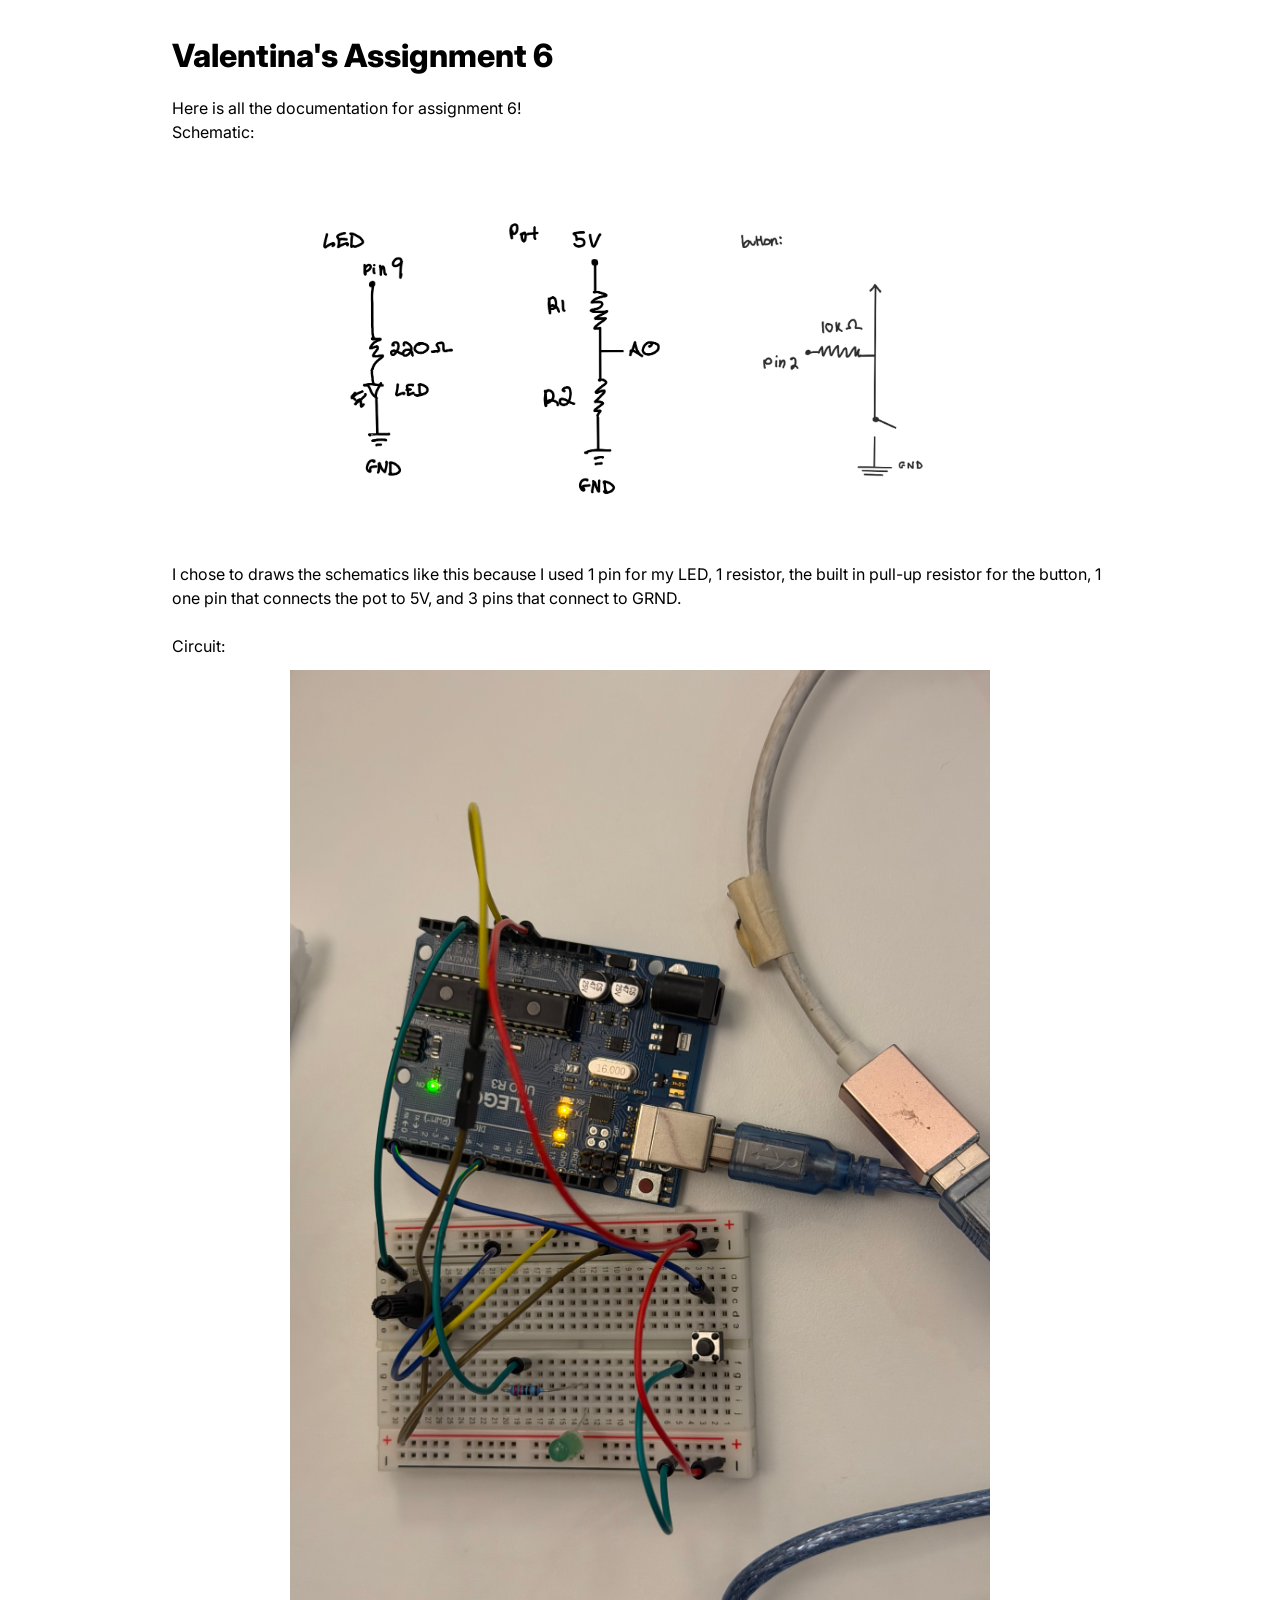
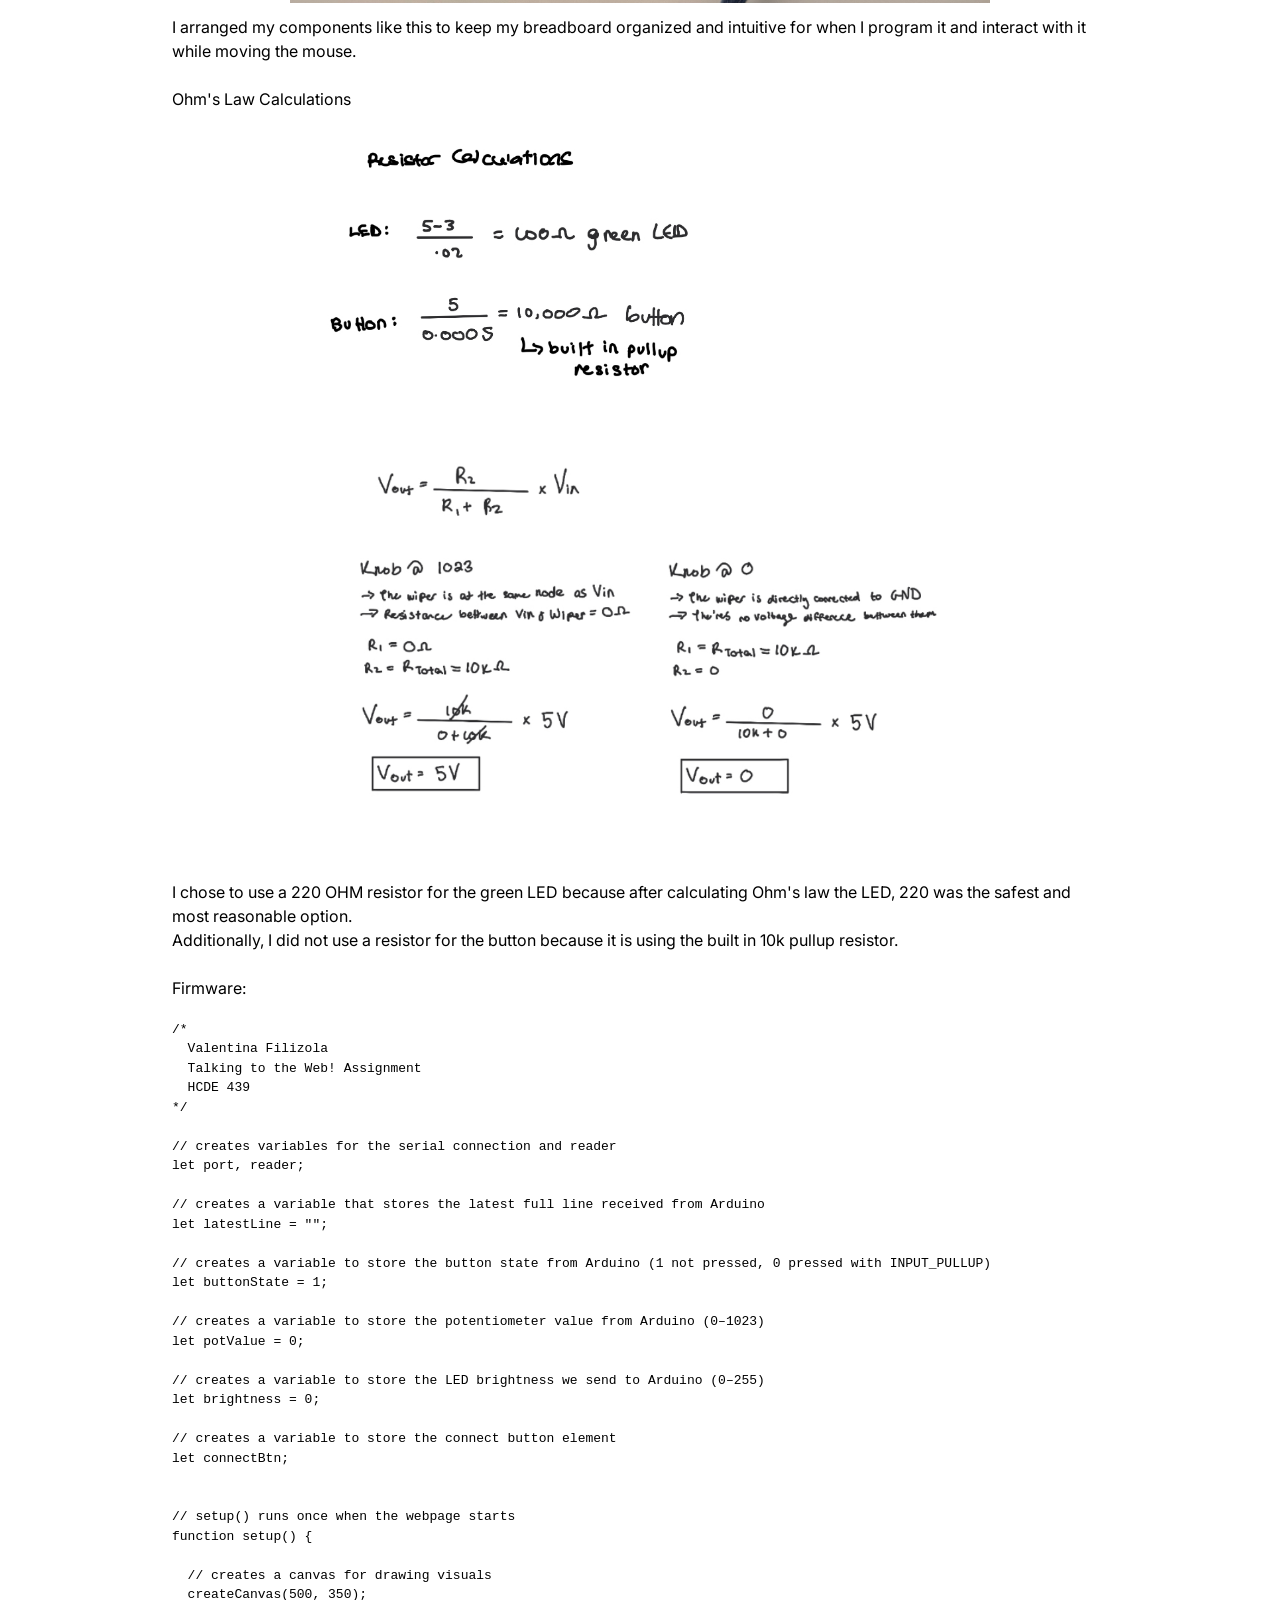
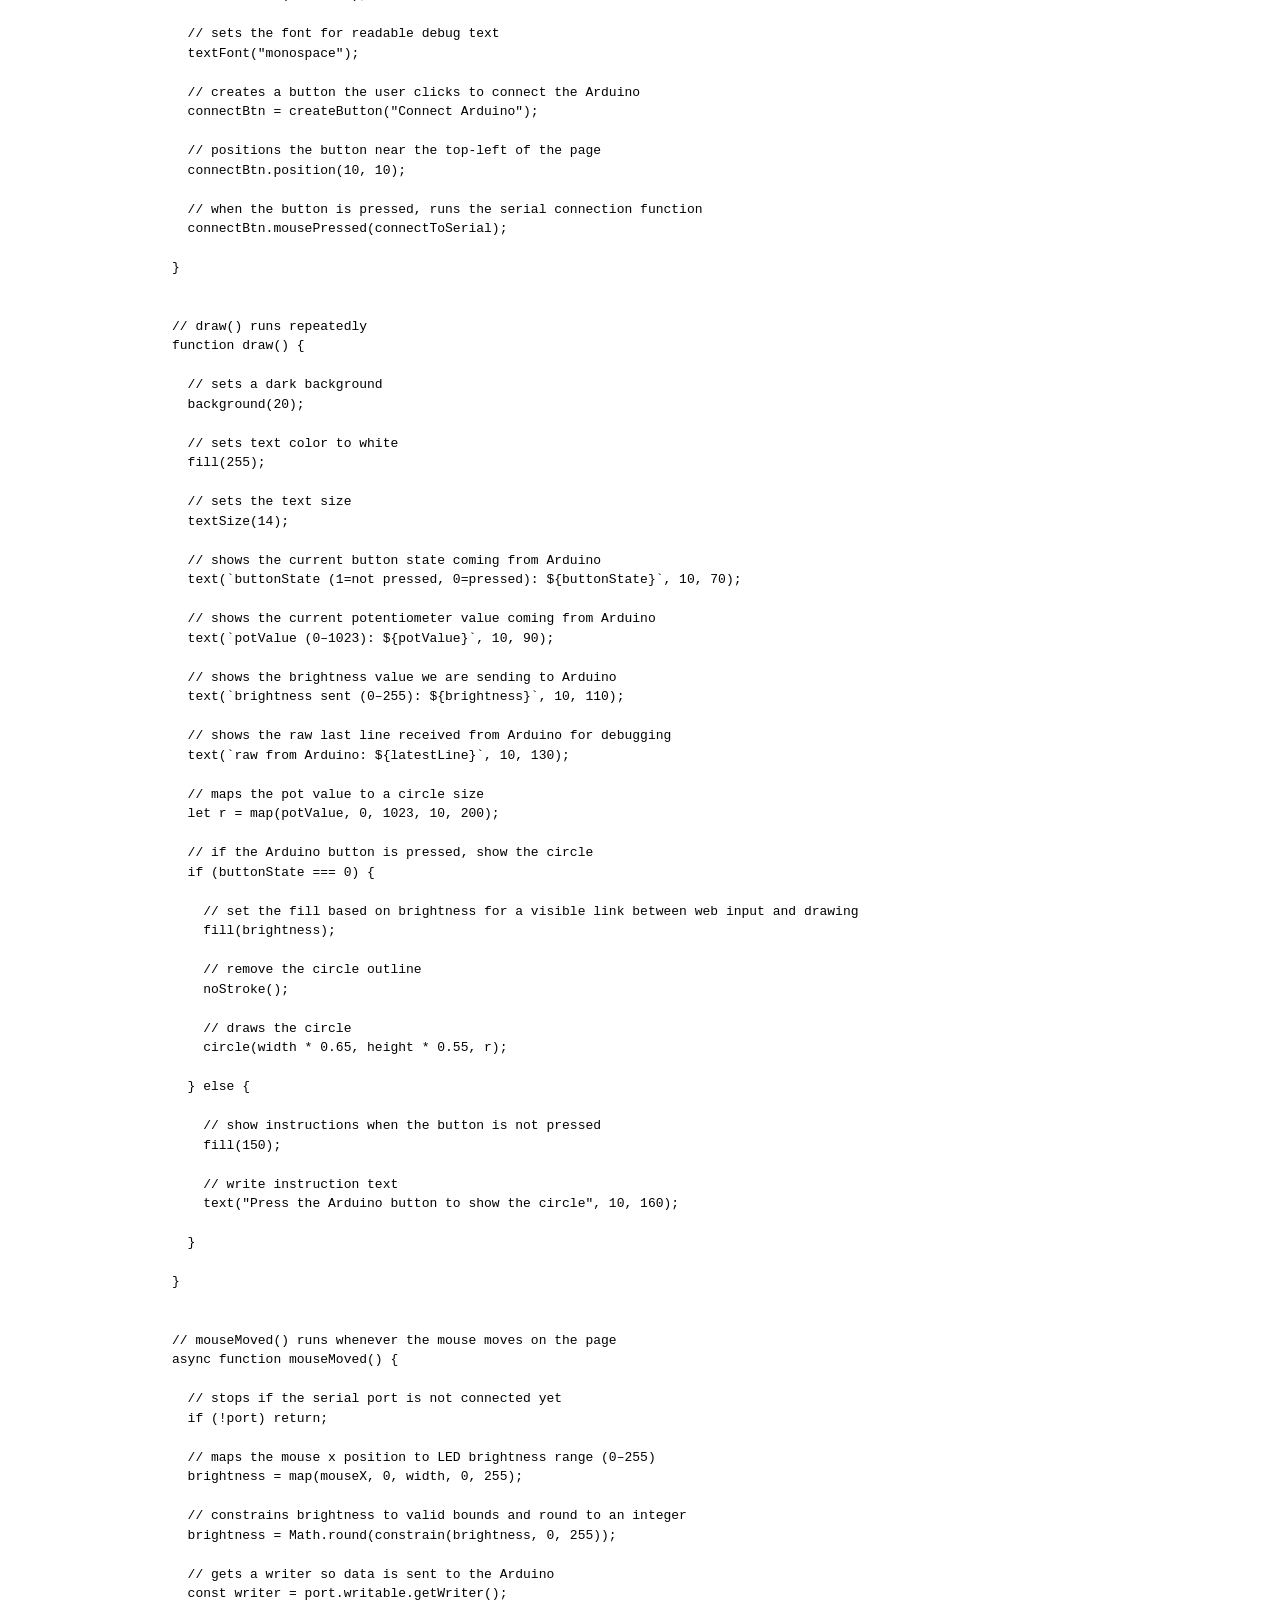
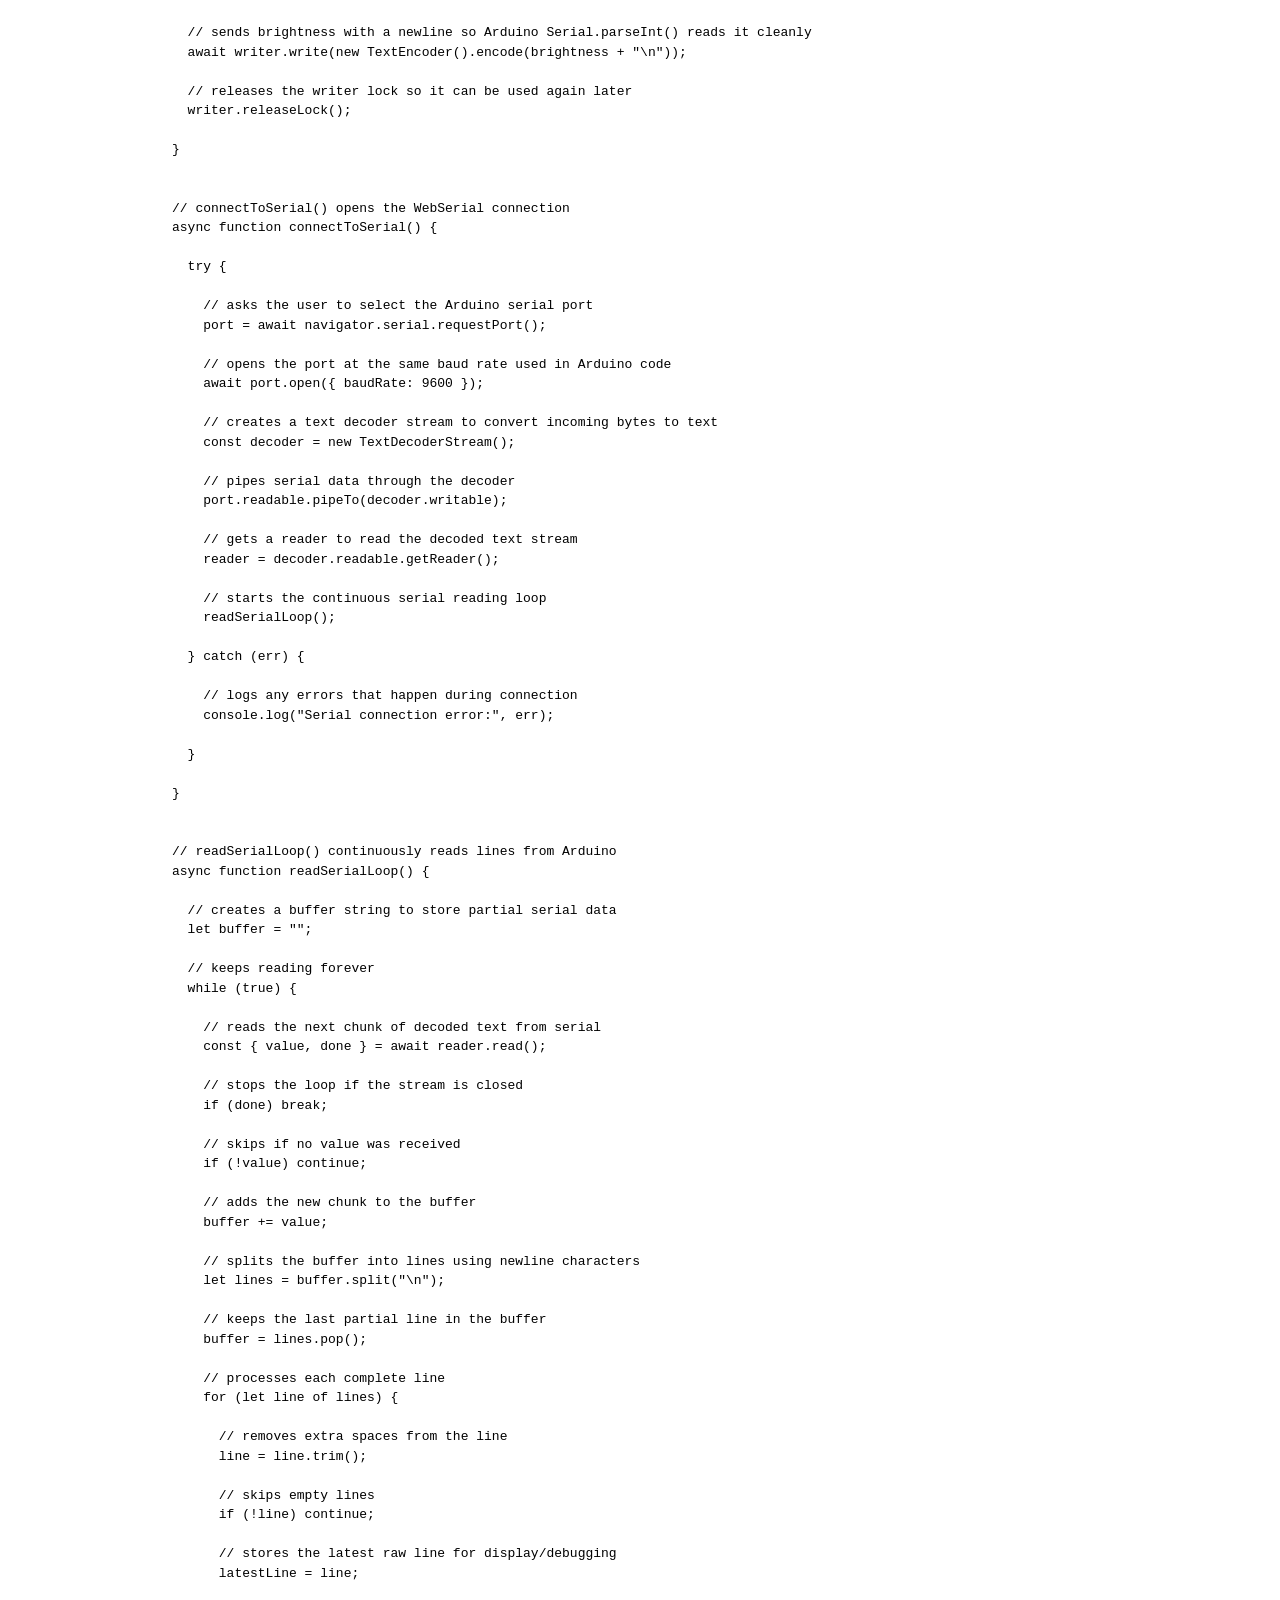
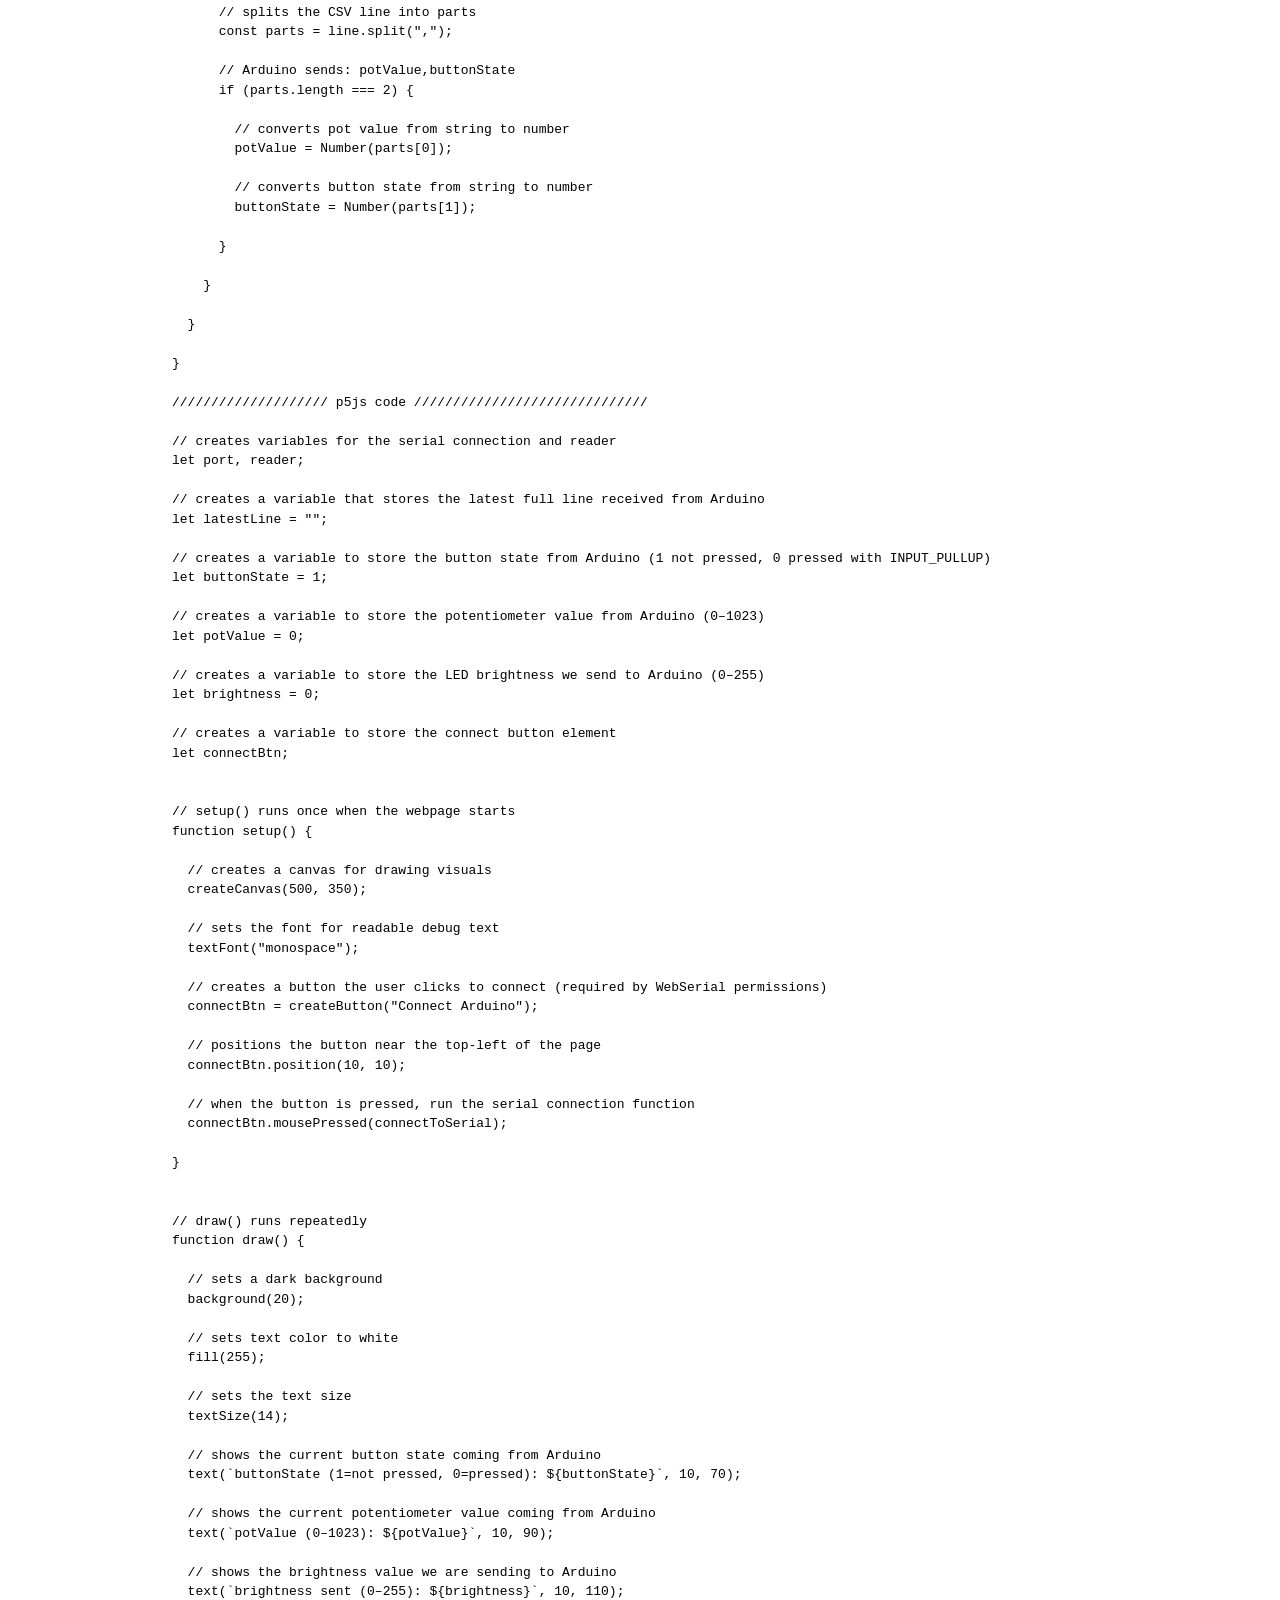
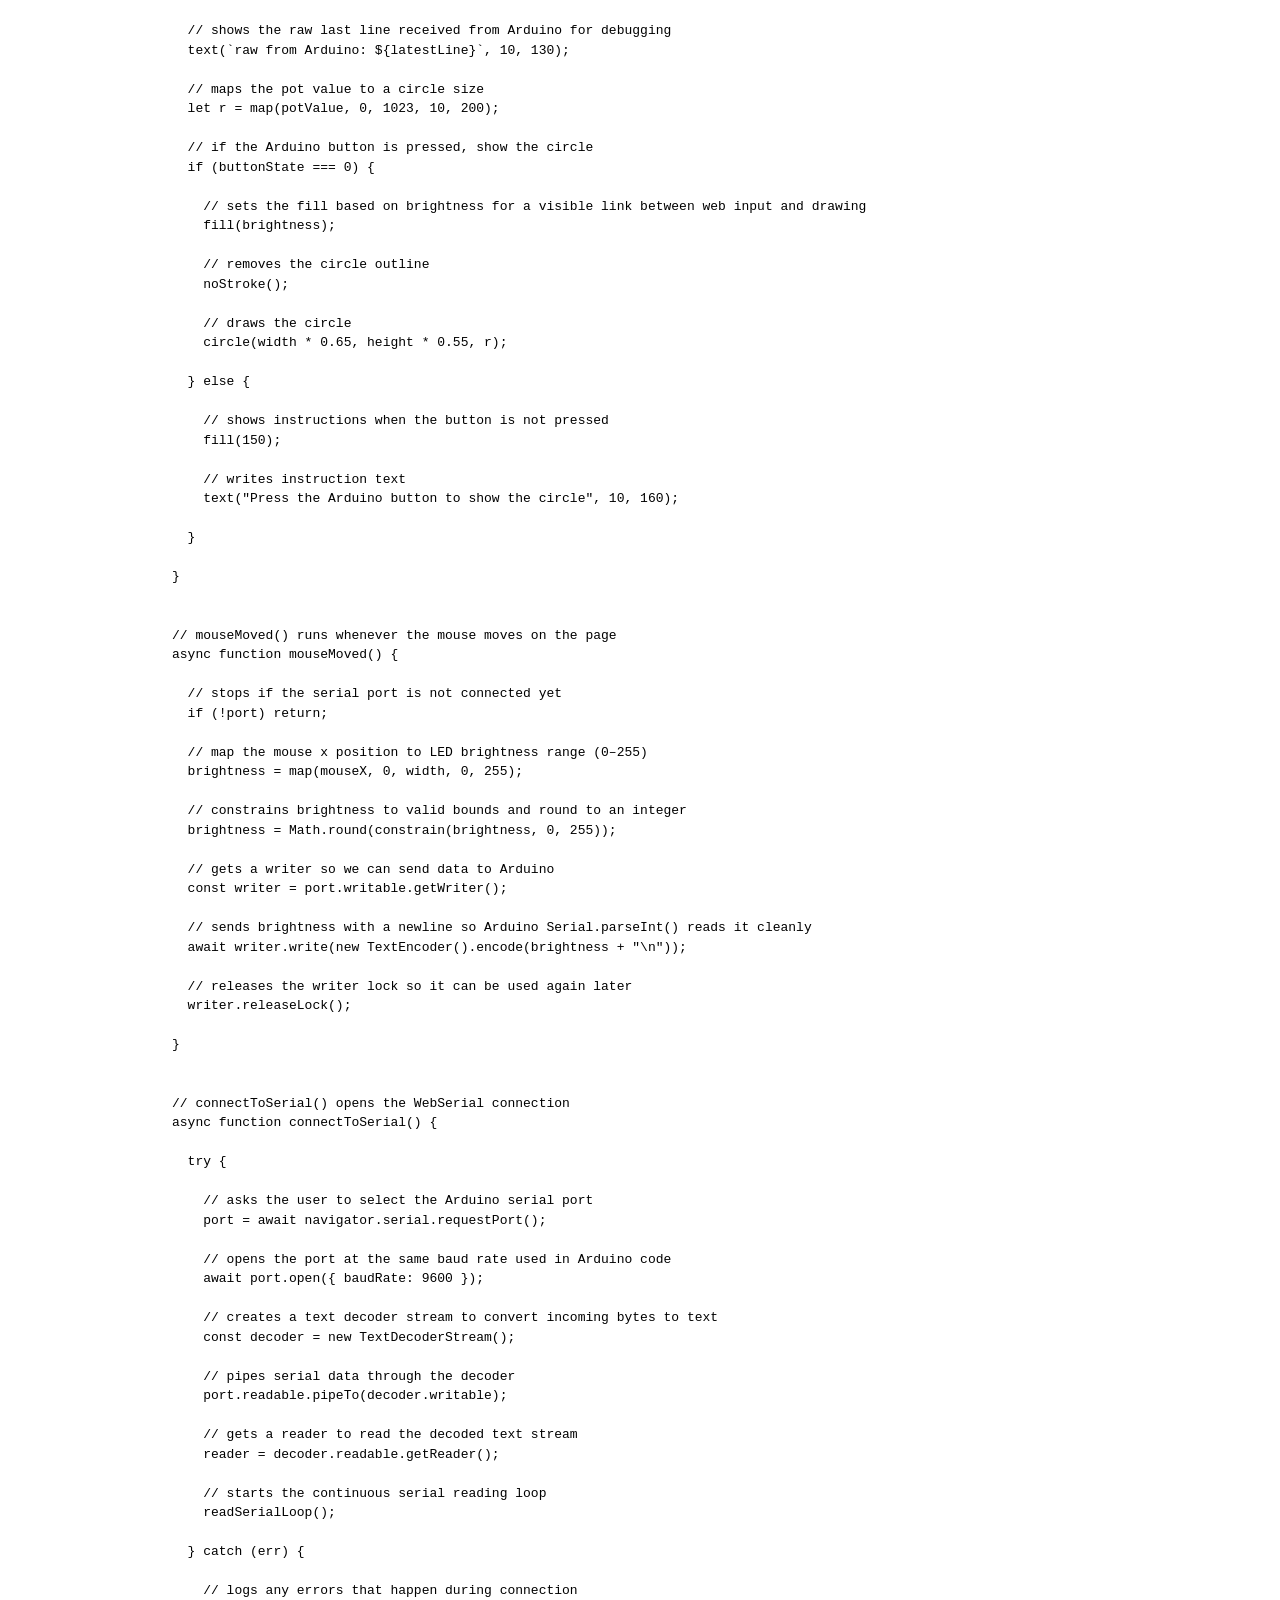
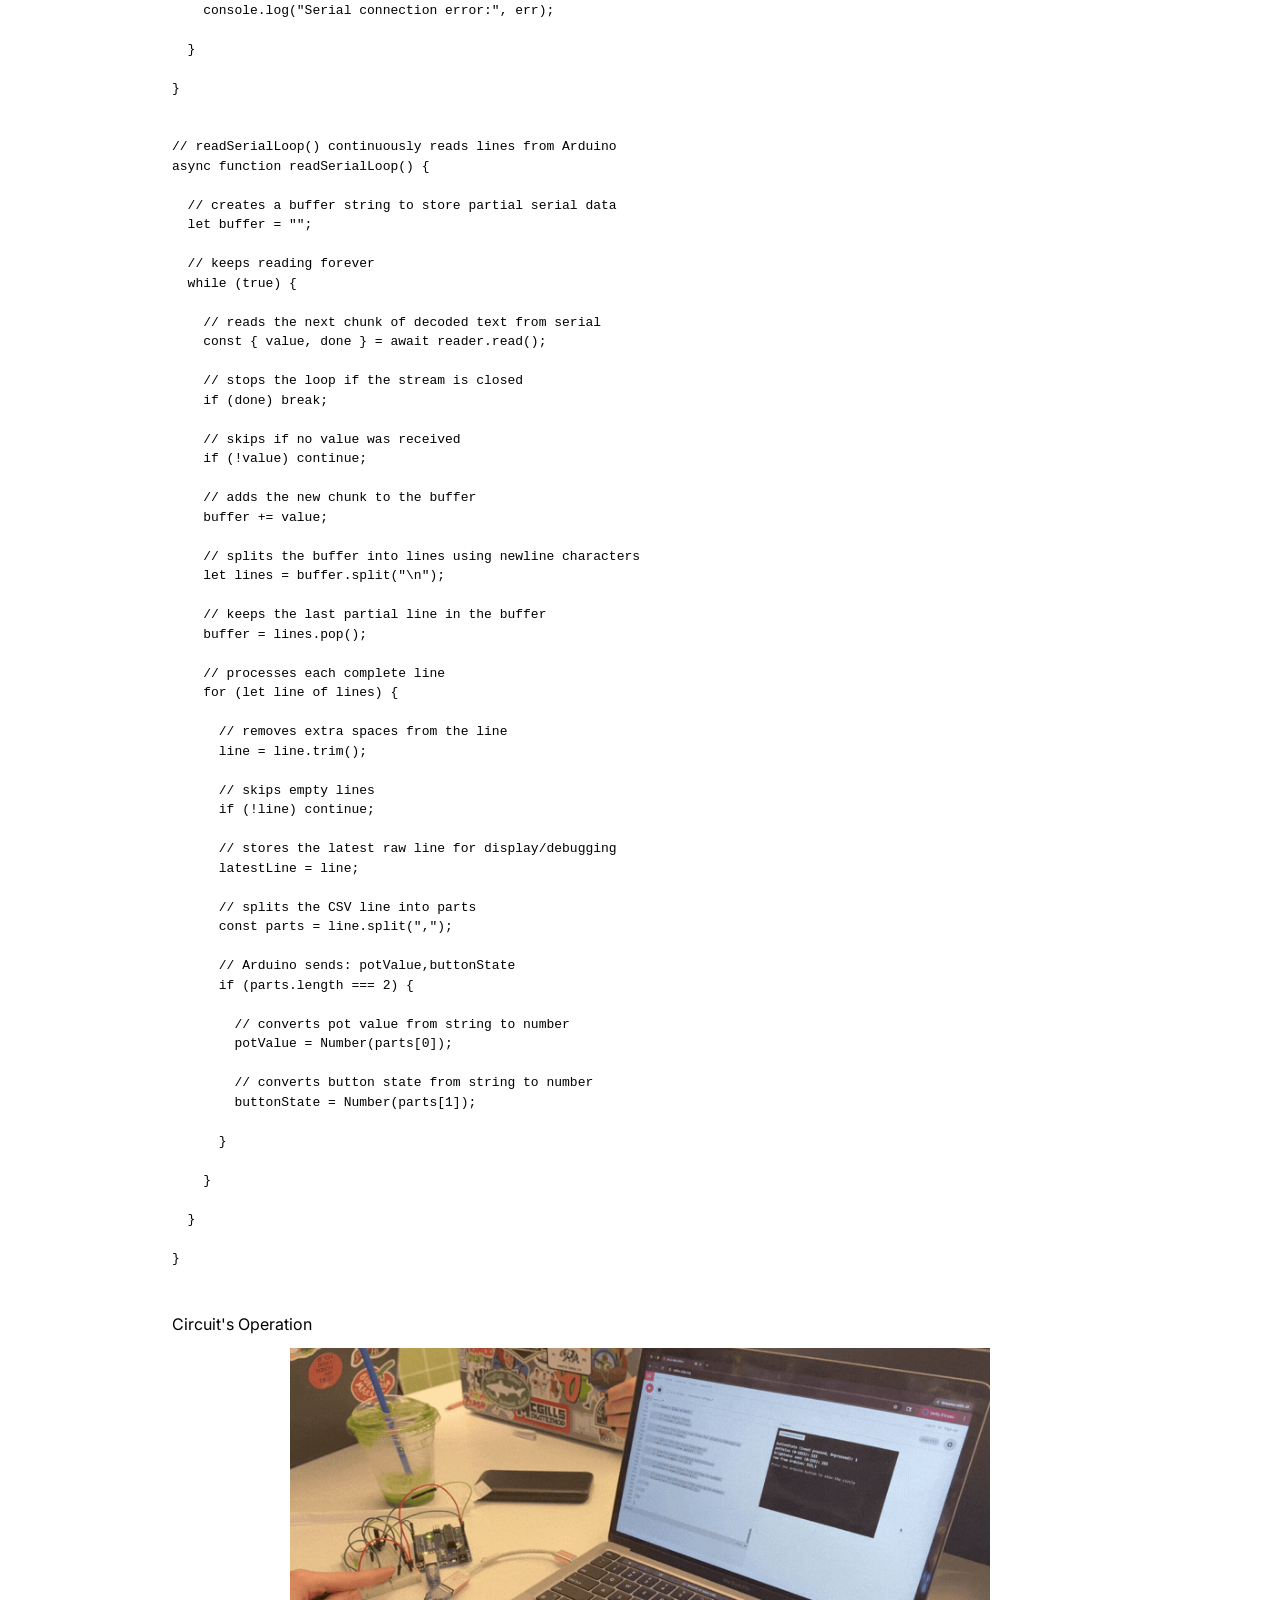
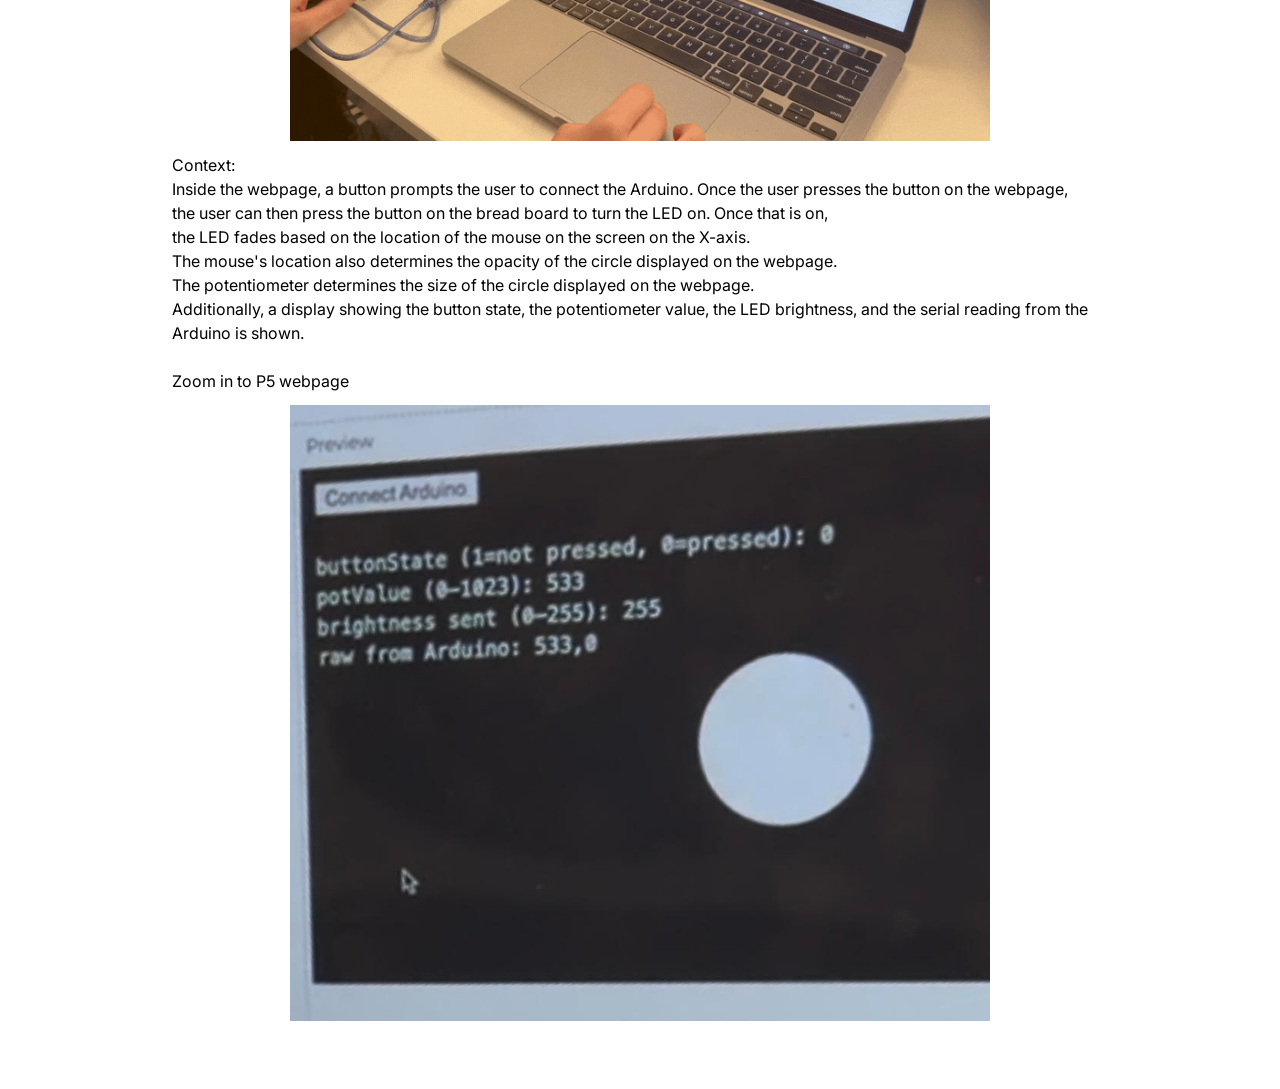
<file: docs/a6.html>
<!DOCTYPE html>
<html>
  <head>
    <meta charset="utf-8" />
    <meta name="viewport" content="width=device-width, maximum-scale=1.0" />

    <title>Valentina's HCDE 439 Physical Computing Page!</title>

    <link href="style1.css" rel="stylesheet" type="text/css" />
  </head>
  <body>
    <h1>Valentina's Assignment 6</h1>
    <div class="header">
      <p>Here is all the documentation for assignment 6!</p>
 </div>
      <p>Schematic: </p>
      <div class="schematic">
      <img src="IMG_0996.jpeg" />
      <p>I chose to draws the schematics like this because I used 1 pin for my LED, 1 resistor, the built in pull-up resistor for the button, 
        1 one pin that connects the pot to 5V, and 3 pins that connect to GRND.</p>
      <br>

      <p>Circuit: </p>
       <img src="IMG_1279.jpeg" />
       <p> I arranged my components like this to keep my breadboard organized and intuitive for when I program it and interact with it while moving the mouse. </p>
      <br>
      <p>Ohm's Law Calculations</p>
      <img src="IMG_0997.jpeg" />
      <p>I chose to use a 220 OHM resistor for the green LED because after calculating Ohm's law the LED, 220 was the safest and most reasonable option. 
        <br> Additionally, I did not use a resistor for the button because it is using the built in 10k pullup resistor.</p>
      <br>
      <p>Firmware:</p>

     <pre><code>
/*
  Valentina Filizola
  Talking to the Web! Assignment 
  HCDE 439
*/

// creates variables for the serial connection and reader
let port, reader;

// creates a variable that stores the latest full line received from Arduino
let latestLine = "";

// creates a variable to store the button state from Arduino (1 not pressed, 0 pressed with INPUT_PULLUP)
let buttonState = 1;

// creates a variable to store the potentiometer value from Arduino (0–1023)
let potValue = 0;

// creates a variable to store the LED brightness we send to Arduino (0–255)
let brightness = 0;

// creates a variable to store the connect button element
let connectBtn;


// setup() runs once when the webpage starts
function setup() {

  // creates a canvas for drawing visuals
  createCanvas(500, 350);

  // sets the font for readable debug text
  textFont("monospace");

  // creates a button the user clicks to connect the Arduino
  connectBtn = createButton("Connect Arduino");

  // positions the button near the top-left of the page
  connectBtn.position(10, 10);

  // when the button is pressed, runs the serial connection function
  connectBtn.mousePressed(connectToSerial);

}


// draw() runs repeatedly
function draw() {

  // sets a dark background
  background(20);

  // sets text color to white
  fill(255);

  // sets the text size
  textSize(14);

  // shows the current button state coming from Arduino
  text(`buttonState (1=not pressed, 0=pressed): ${buttonState}`, 10, 70);

  // shows the current potentiometer value coming from Arduino
  text(`potValue (0–1023): ${potValue}`, 10, 90);

  // shows the brightness value we are sending to Arduino
  text(`brightness sent (0–255): ${brightness}`, 10, 110);

  // shows the raw last line received from Arduino for debugging
  text(`raw from Arduino: ${latestLine}`, 10, 130);

  // maps the pot value to a circle size
  let r = map(potValue, 0, 1023, 10, 200);

  // if the Arduino button is pressed, show the circle
  if (buttonState === 0) {

    // set the fill based on brightness for a visible link between web input and drawing
    fill(brightness);

    // remove the circle outline
    noStroke();

    // draws the circle
    circle(width * 0.65, height * 0.55, r);

  } else {

    // show instructions when the button is not pressed
    fill(150);

    // write instruction text
    text("Press the Arduino button to show the circle", 10, 160);

  }

}


// mouseMoved() runs whenever the mouse moves on the page
async function mouseMoved() {

  // stops if the serial port is not connected yet
  if (!port) return;

  // maps the mouse x position to LED brightness range (0–255)
  brightness = map(mouseX, 0, width, 0, 255);

  // constrains brightness to valid bounds and round to an integer
  brightness = Math.round(constrain(brightness, 0, 255));

  // gets a writer so data is sent to the Arduino
  const writer = port.writable.getWriter();

  // sends brightness with a newline so Arduino Serial.parseInt() reads it cleanly
  await writer.write(new TextEncoder().encode(brightness + "\n"));

  // releases the writer lock so it can be used again later
  writer.releaseLock();

}


// connectToSerial() opens the WebSerial connection
async function connectToSerial() {

  try {

    // asks the user to select the Arduino serial port
    port = await navigator.serial.requestPort();

    // opens the port at the same baud rate used in Arduino code
    await port.open({ baudRate: 9600 });

    // creates a text decoder stream to convert incoming bytes to text
    const decoder = new TextDecoderStream();

    // pipes serial data through the decoder
    port.readable.pipeTo(decoder.writable);

    // gets a reader to read the decoded text stream
    reader = decoder.readable.getReader();

    // starts the continuous serial reading loop
    readSerialLoop();

  } catch (err) {

    // logs any errors that happen during connection
    console.log("Serial connection error:", err);

  }

}


// readSerialLoop() continuously reads lines from Arduino
async function readSerialLoop() {

  // creates a buffer string to store partial serial data
  let buffer = "";

  // keeps reading forever
  while (true) {

    // reads the next chunk of decoded text from serial
    const { value, done } = await reader.read();

    // stops the loop if the stream is closed
    if (done) break;

    // skips if no value was received
    if (!value) continue;

    // adds the new chunk to the buffer
    buffer += value;

    // splits the buffer into lines using newline characters
    let lines = buffer.split("\n");

    // keeps the last partial line in the buffer
    buffer = lines.pop();

    // processes each complete line
    for (let line of lines) {

      // removes extra spaces from the line
      line = line.trim();

      // skips empty lines
      if (!line) continue;

      // stores the latest raw line for display/debugging
      latestLine = line;

      // splits the CSV line into parts
      const parts = line.split(",");

      // Arduino sends: potValue,buttonState
      if (parts.length === 2) {

        // converts pot value from string to number
        potValue = Number(parts[0]);

        // converts button state from string to number
        buttonState = Number(parts[1]);

      }

    }

  }

}

//////////////////// p5js code //////////////////////////////

// creates variables for the serial connection and reader
let port, reader;

// creates a variable that stores the latest full line received from Arduino
let latestLine = "";

// creates a variable to store the button state from Arduino (1 not pressed, 0 pressed with INPUT_PULLUP)
let buttonState = 1;

// creates a variable to store the potentiometer value from Arduino (0–1023)
let potValue = 0;

// creates a variable to store the LED brightness we send to Arduino (0–255)
let brightness = 0;

// creates a variable to store the connect button element
let connectBtn;


// setup() runs once when the webpage starts
function setup() {

  // creates a canvas for drawing visuals
  createCanvas(500, 350);

  // sets the font for readable debug text
  textFont("monospace");

  // creates a button the user clicks to connect (required by WebSerial permissions)
  connectBtn = createButton("Connect Arduino");

  // positions the button near the top-left of the page
  connectBtn.position(10, 10);

  // when the button is pressed, run the serial connection function
  connectBtn.mousePressed(connectToSerial);

}


// draw() runs repeatedly
function draw() {

  // sets a dark background
  background(20);

  // sets text color to white
  fill(255);

  // sets the text size
  textSize(14);

  // shows the current button state coming from Arduino
  text(`buttonState (1=not pressed, 0=pressed): ${buttonState}`, 10, 70);

  // shows the current potentiometer value coming from Arduino
  text(`potValue (0–1023): ${potValue}`, 10, 90);

  // shows the brightness value we are sending to Arduino
  text(`brightness sent (0–255): ${brightness}`, 10, 110);

  // shows the raw last line received from Arduino for debugging
  text(`raw from Arduino: ${latestLine}`, 10, 130);

  // maps the pot value to a circle size
  let r = map(potValue, 0, 1023, 10, 200);

  // if the Arduino button is pressed, show the circle
  if (buttonState === 0) {

    // sets the fill based on brightness for a visible link between web input and drawing
    fill(brightness);

    // removes the circle outline
    noStroke();

    // draws the circle
    circle(width * 0.65, height * 0.55, r);

  } else {

    // shows instructions when the button is not pressed
    fill(150);

    // writes instruction text
    text("Press the Arduino button to show the circle", 10, 160);

  }

}


// mouseMoved() runs whenever the mouse moves on the page
async function mouseMoved() {

  // stops if the serial port is not connected yet
  if (!port) return;

  // map the mouse x position to LED brightness range (0–255)
  brightness = map(mouseX, 0, width, 0, 255);

  // constrains brightness to valid bounds and round to an integer
  brightness = Math.round(constrain(brightness, 0, 255));

  // gets a writer so we can send data to Arduino
  const writer = port.writable.getWriter();

  // sends brightness with a newline so Arduino Serial.parseInt() reads it cleanly
  await writer.write(new TextEncoder().encode(brightness + "\n"));

  // releases the writer lock so it can be used again later
  writer.releaseLock();

}


// connectToSerial() opens the WebSerial connection
async function connectToSerial() {

  try {

    // asks the user to select the Arduino serial port
    port = await navigator.serial.requestPort();

    // opens the port at the same baud rate used in Arduino code
    await port.open({ baudRate: 9600 });

    // creates a text decoder stream to convert incoming bytes to text
    const decoder = new TextDecoderStream();

    // pipes serial data through the decoder
    port.readable.pipeTo(decoder.writable);

    // gets a reader to read the decoded text stream
    reader = decoder.readable.getReader();

    // starts the continuous serial reading loop
    readSerialLoop();

  } catch (err) {

    // logs any errors that happen during connection
    console.log("Serial connection error:", err);

  }

}


// readSerialLoop() continuously reads lines from Arduino
async function readSerialLoop() {

  // creates a buffer string to store partial serial data
  let buffer = "";

  // keeps reading forever
  while (true) {

    // reads the next chunk of decoded text from serial
    const { value, done } = await reader.read();

    // stops the loop if the stream is closed
    if (done) break;

    // skips if no value was received
    if (!value) continue;

    // adds the new chunk to the buffer
    buffer += value;

    // splits the buffer into lines using newline characters
    let lines = buffer.split("\n");

    // keeps the last partial line in the buffer
    buffer = lines.pop();

    // processes each complete line
    for (let line of lines) {

      // removes extra spaces from the line
      line = line.trim();

      // skips empty lines
      if (!line) continue;

      // stores the latest raw line for display/debugging
      latestLine = line;

      // splits the CSV line into parts
      const parts = line.split(",");

      // Arduino sends: potValue,buttonState
      if (parts.length === 2) {

        // converts pot value from string to number
        potValue = Number(parts[0]);

        // converts button state from string to number
        buttonState = Number(parts[1]);

      }

    }

  }

}

</code></pre>
<br>

<p>Circuit's Operation</p>
<img src="A6.gif" alt="My GIF">
<p>
    Context:
    <br>
    Inside the webpage, a button prompts the user to connect the Arduino. Once the user presses the button on the webpage, 
    <br> the user can then press the button on the bread board to turn the LED on. Once that is on, 
    <br>the LED fades based on the location of the mouse on the screen on the X-axis. 
    <br> The mouse's location also determines the opacity of the circle displayed on the webpage. 
    <br> The potentiometer determines the size of the circle displayed on the webpage. 
    <br> Additionally, a display showing the button state, the potentiometer value, the LED brightness, and the serial reading from the Arduino is shown. 
    <br>
    <br>
    Zoom in to P5 webpage
</p>
<img src="A6SS.jpg" alt="My pic">

<br>

      </div>

   
  </body>
</html>
</file>
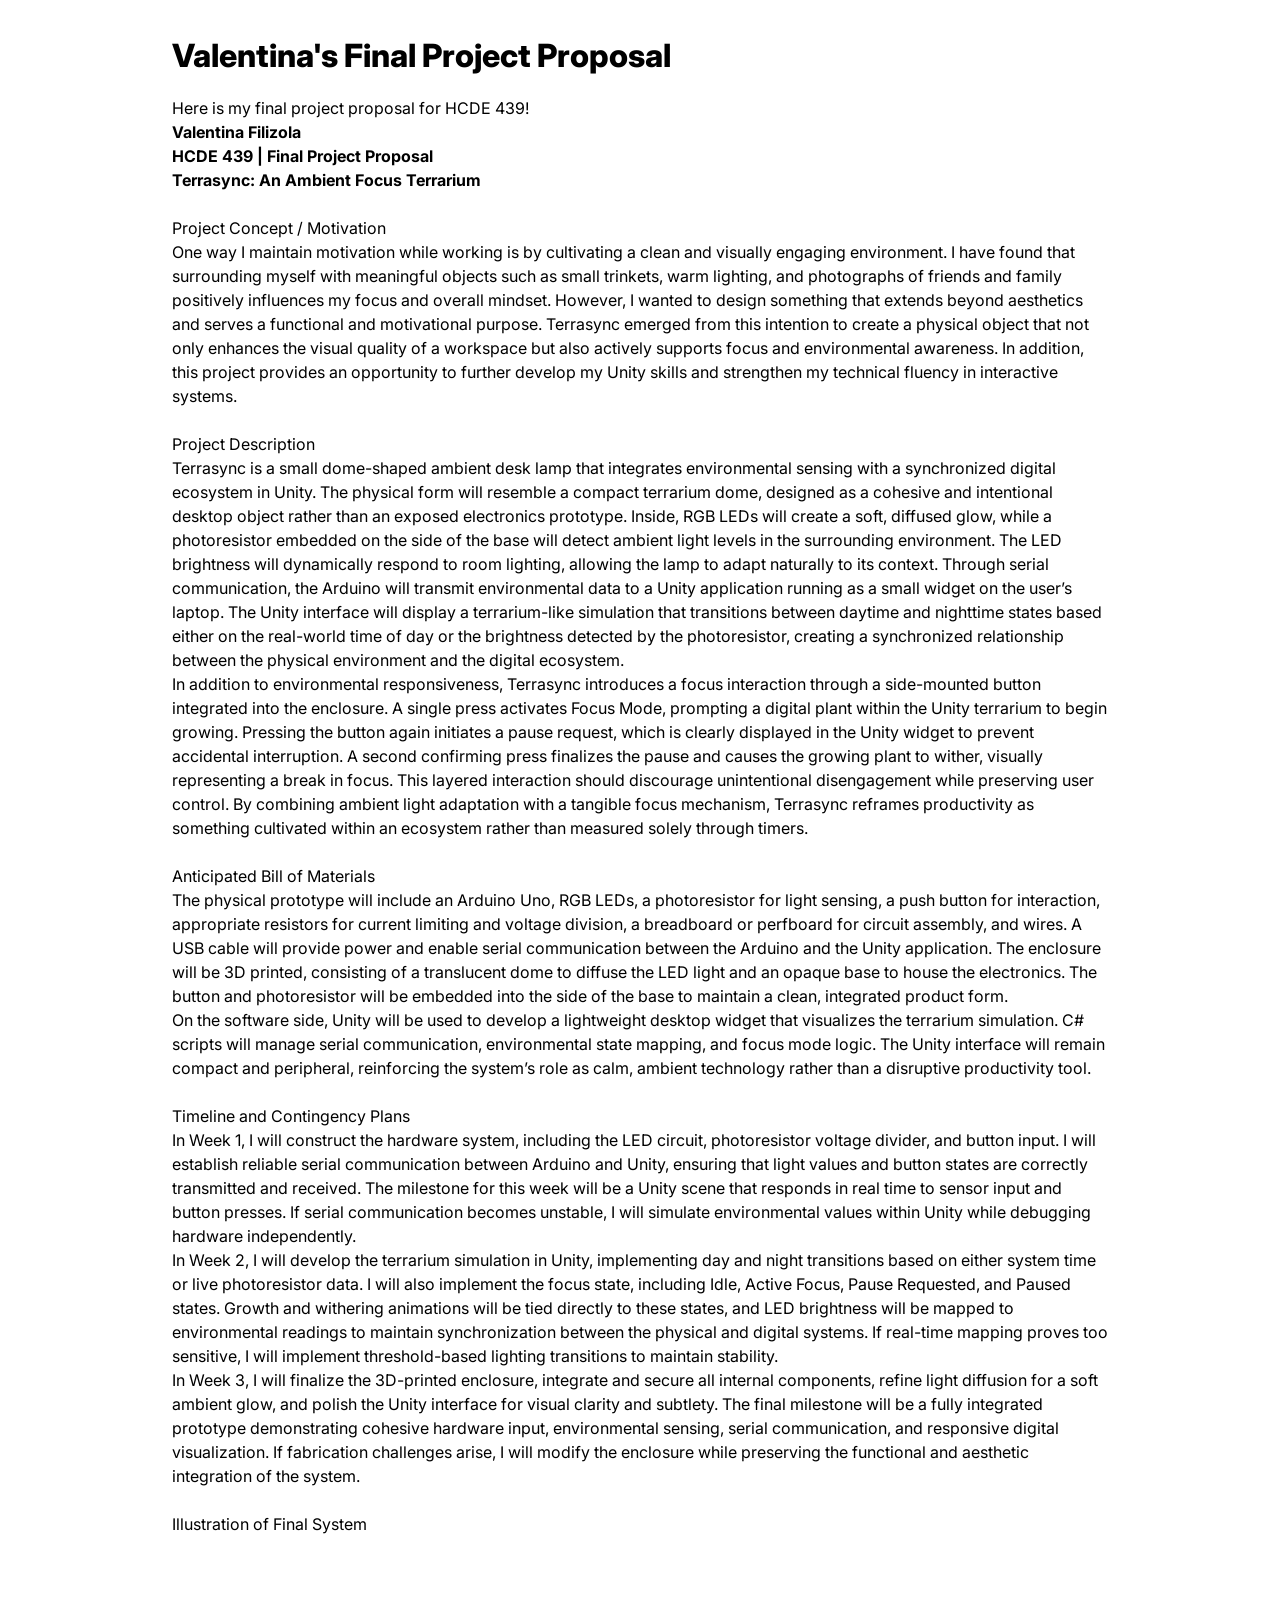
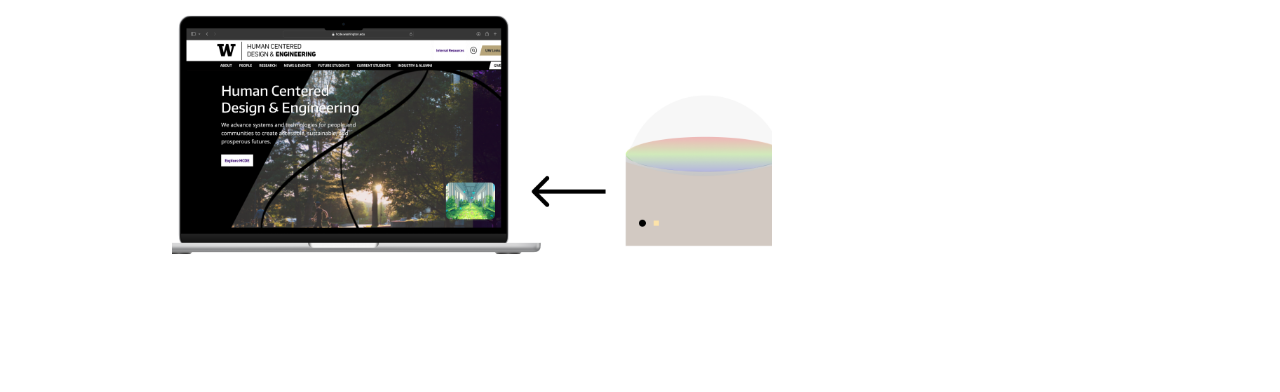
<file: docs/proposal.html>
<!DOCTYPE html>
<html>
  <head>
    <meta charset="utf-8" />
    <meta name="viewport" content="width=device-width, maximum-scale=1.0" />

    <title>Valentina's HCDE 439 Physical Computing Page!</title>

    <link href="style.css" rel="stylesheet" type="text/css" />
  </head>
  <body>
    <h1>Valentina's Final Project Proposal</h1>
    <div class="header">
      <p>Here is my final project proposal for HCDE 439!</p>
    </div>

    <p><strong>Valentina Filizola</strong></p>
    <p><strong>HCDE 439 | Final Project Proposal</strong></p>
    <p><strong>Terrasync: An Ambient Focus Terrarium</strong></p>
    <br />

    <p>Project Concept / Motivation</p>
    <div class="schematic">
      <p>
        One way I maintain motivation while working is by cultivating a clean and
        visually engaging environment. I have found that surrounding myself with
        meaningful objects such as small trinkets, warm lighting, and photographs
        of friends and family positively influences my focus and overall mindset.
        However, I wanted to design something that extends beyond aesthetics and
        serves a functional and motivational purpose. Terrasync emerged from this
        intention to create a physical object that not only enhances the visual
        quality of a workspace but also actively supports focus and environmental
        awareness. In addition, this project provides an opportunity to further
        develop my Unity skills and strengthen my technical fluency in interactive
        systems.
      </p>
      <br />

      <p>Project Description</p>
      <p>
        Terrasync is a small dome-shaped ambient desk lamp that integrates
        environmental sensing with a synchronized digital ecosystem in Unity. The
        physical form will resemble a compact terrarium dome, designed as a cohesive
        and intentional desktop object rather than an exposed electronics prototype.
        Inside, RGB LEDs will create a soft, diffused glow, while a photoresistor
        embedded on the side of the base will detect ambient light levels in the
        surrounding environment. The LED brightness will dynamically respond to room
        lighting, allowing the lamp to adapt naturally to its context. Through serial
        communication, the Arduino will transmit environmental data to a Unity
        application running as a small widget on the user’s laptop. The Unity interface
        will display a terrarium-like simulation that transitions between daytime and
        nighttime states based either on the real-world time of day or the brightness
        detected by the photoresistor, creating a synchronized relationship between the
        physical environment and the digital ecosystem.
      </p>

      <p>
        In addition to environmental responsiveness, Terrasync introduces a focus
        interaction through a side-mounted button integrated into the enclosure. A
        single press activates Focus Mode, prompting a digital plant within the Unity
        terrarium to begin growing. Pressing the button again initiates a pause request,
        which is clearly displayed in the Unity widget to prevent accidental interruption.
        A second confirming press finalizes the pause and causes the growing plant to
        wither, visually representing a break in focus. This layered interaction should
        discourage unintentional disengagement while preserving user control. By combining
        ambient light adaptation with a tangible focus mechanism, Terrasync reframes
        productivity as something cultivated within an ecosystem rather than measured
        solely through timers.
      </p>
      <br />

      <p>Anticipated Bill of Materials</p>
      <p>
        The physical prototype will include an Arduino Uno, RGB LEDs, a photoresistor
        for light sensing, a push button for interaction, appropriate resistors for
        current limiting and voltage division, a breadboard or perfboard for circuit
        assembly, and wires. A USB cable will provide power and enable serial communication
        between the Arduino and the Unity application. The enclosure will be 3D printed,
        consisting of a translucent dome to diffuse the LED light and an opaque base to
        house the electronics. The button and photoresistor will be embedded into the side
        of the base to maintain a clean, integrated product form.
      </p>

      <p>
        On the software side, Unity will be used to develop a lightweight desktop widget
        that visualizes the terrarium simulation. C# scripts will manage serial
        communication, environmental state mapping, and focus mode logic. The Unity
        interface will remain compact and peripheral, reinforcing the system’s role as
        calm, ambient technology rather than a disruptive productivity tool.
      </p>
      <br />

      <p>Timeline and Contingency Plans</p>
      <p>
        In Week 1, I will construct the hardware system, including the LED circuit,
        photoresistor voltage divider, and button input. I will establish reliable serial
        communication between Arduino and Unity, ensuring that light values and button
        states are correctly transmitted and received. The milestone for this week will be
        a Unity scene that responds in real time to sensor input and button presses. If
        serial communication becomes unstable, I will simulate environmental values within
        Unity while debugging hardware independently.
      </p>

      <p>
        In Week 2, I will develop the terrarium simulation in Unity, implementing day and
        night transitions based on either system time or live photoresistor data. I will
        also implement the focus state, including Idle, Active Focus, Pause Requested, and
        Paused states. Growth and withering animations will be tied directly to these
        states, and LED brightness will be mapped to environmental readings to maintain
        synchronization between the physical and digital systems. If real-time mapping
        proves too sensitive, I will implement threshold-based lighting transitions to
        maintain stability.
      </p>

      <p>
        In Week 3, I will finalize the 3D-printed enclosure, integrate and secure all
        internal components, refine light diffusion for a soft ambient glow, and polish
        the Unity interface for visual clarity and subtlety. The final milestone will be a
        fully integrated prototype demonstrating cohesive hardware input, environmental
        sensing, serial communication, and responsive digital visualization. If fabrication
        challenges arise, I will modify the enclosure while preserving the functional and
        aesthetic integration of the system.
      </p>
      <br />

      <p>Illustration of Final System</p>
      <img src="Screenshot 2026-02-24 at 6.02.06 PM.png" alt="Description of image">
      <br />
    </div>
  </body>
</html>
</file>
<file: docs/style1.css>
@import url("https://fonts.googleapis.com/css2?family=Inter:wght@100;200;300;400;500;600;700;800;900&display=swap");

*,
*::before,
*::after {
  box-sizing: border-box;
}

* {
  margin: 0;
}

img,
picture,
video,
canvas,
svg {
  display: block;
  max-width: 100%;
}

body {
  font-family: "Inter", sans-serif;
  line-height: 1.5;
  -webkit-font-smoothing: antialiased;
  max-width: 1000px;
  padding: 2em;
  margin: auto;
}

h1 {
  font-weight: 800;
}

h2 {
  font-weight: 700;
}

.header {
  display: flex;
  gap: 1em;
  margin-top: 1em;
}

.header img {
  width: 300px;
  height: 300px;
  object-fit: cover;
}

 .schematic img {
  width: 600px;
  height: 400px;
  object-fit: cover;
 }

.grid {
  display: grid;
  grid-template-columns: repeat(auto-fit, minmax(250px, 1fr));
  gap: 1em;
  margin-top: 2em;
}

.assignment a {
  color: #000;
  text-decoration: none;
}

.assignment a:hover {
  color: #f06;
}

.assignment img {
  aspect-ratio: 1;
  object-fit: cover;
}

.assignment p {
  margin-top: 0.5em;
}

img {
  width: min(100%, 700px) !important; /* responsive, but not huge */
  height: auto !important;            /* cancels any forced height */
  max-height: none !important;        /* removes height caps */
  object-fit: contain !important;     /* cancels cover */
  display: block;
  margin: 12px auto;
}
</file>
<file: docs/style.css>
@import url("https://fonts.googleapis.com/css2?family=Inter:wght@100;200;300;400;500;600;700;800;900&display=swap");

*,
*::before,
*::after {
  box-sizing: border-box;
}

* {
  margin: 0;
}

img,
picture,
video,
canvas,
svg {
  display: block;
  max-width: 100%;
}

body {
  font-family: "Inter", sans-serif;
  line-height: 1.5;
  -webkit-font-smoothing: antialiased;
  max-width: 1000px;
  padding: 2em;
  margin: auto;
}

h1 {
  font-weight: 800;
}

h2 {
  font-weight: 700;
}

.header {
  display: flex;
  gap: 1em;
  margin-top: 1em;
}

.header img {
  width: 300px;
  height: 300px;
  object-fit: cover;
}

 .schematic img {
  width: 600px;
  height: 400px;
  object-fit: cover;
 }

.grid {
  display: grid;
  grid-template-columns: repeat(auto-fit, minmax(250px, 1fr));
  gap: 1em;
  margin-top: 2em;
}

.assignment a {
  color: #000;
  text-decoration: none;
}

.assignment a:hover {
  color: #f06;
}

.assignment img {
  aspect-ratio: 1;
  object-fit: cover;
}

.assignment p {
  margin-top: 0.5em;
}
</file>
